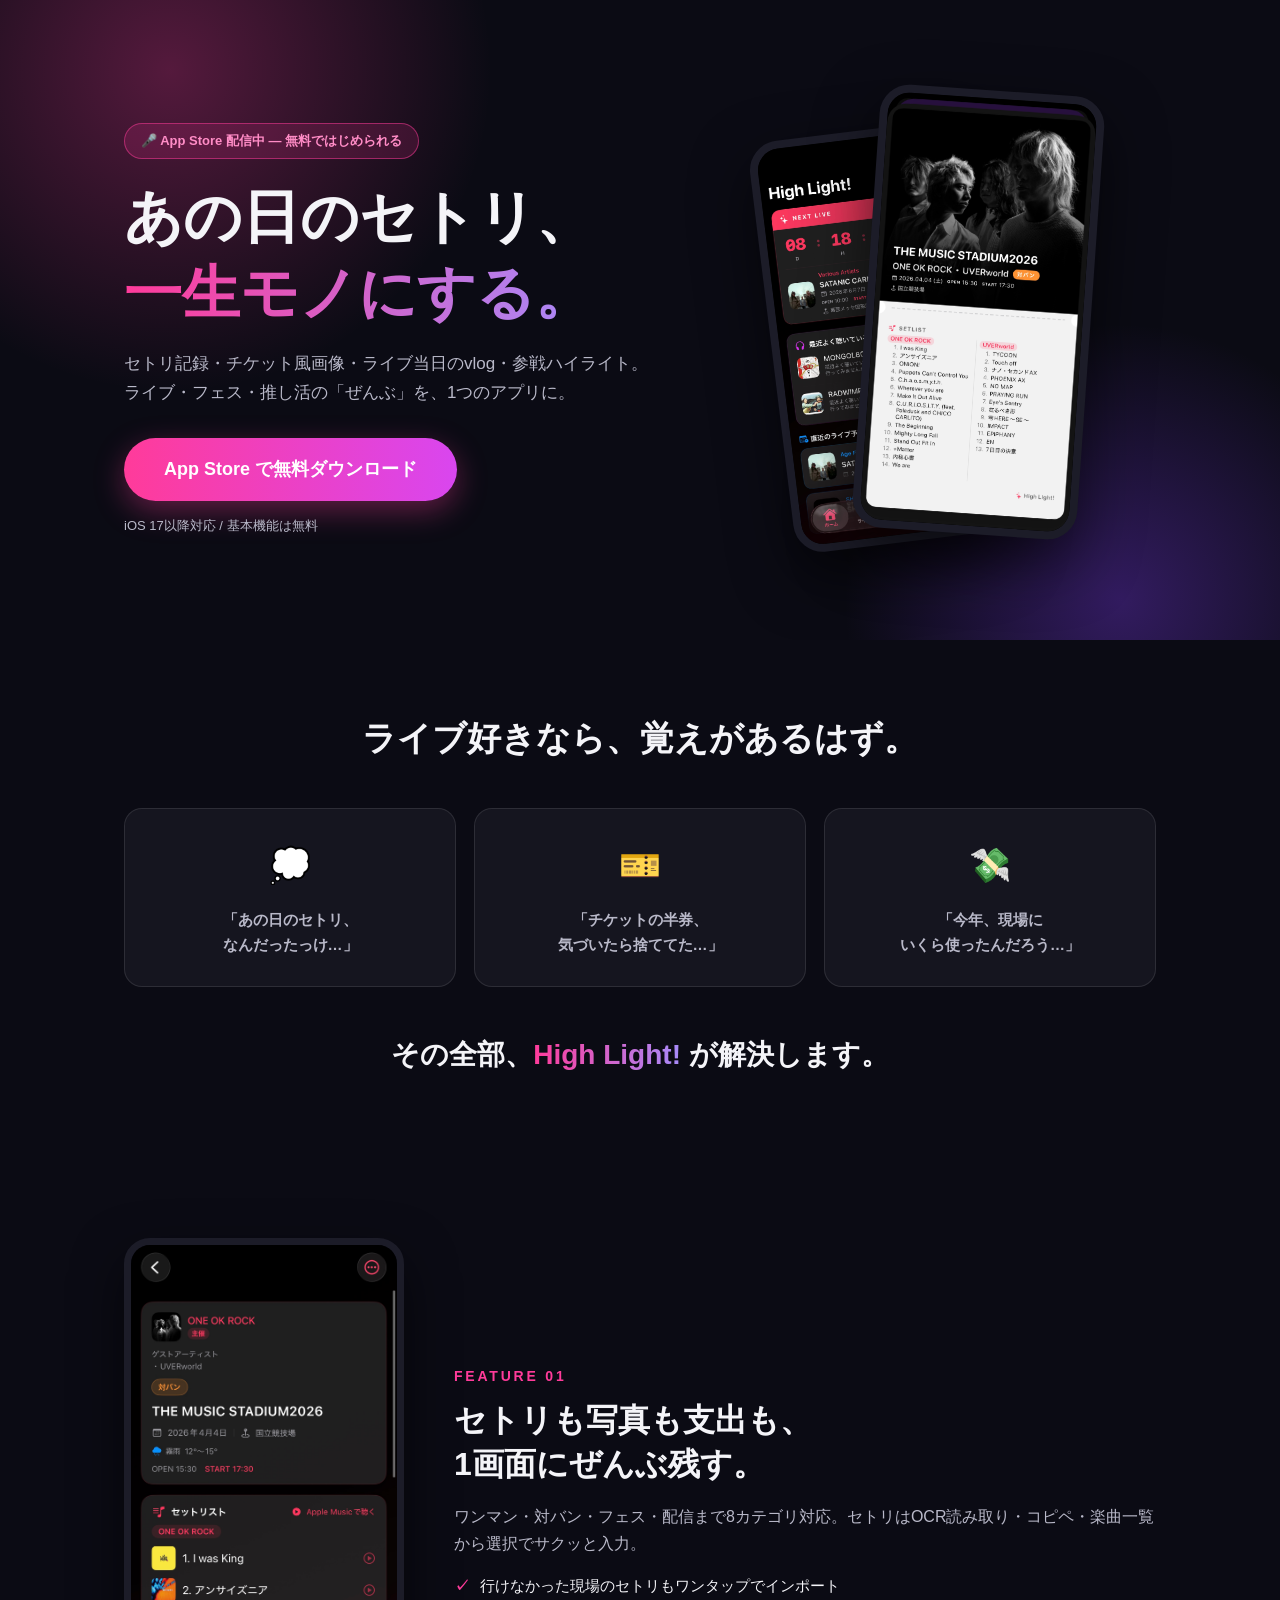
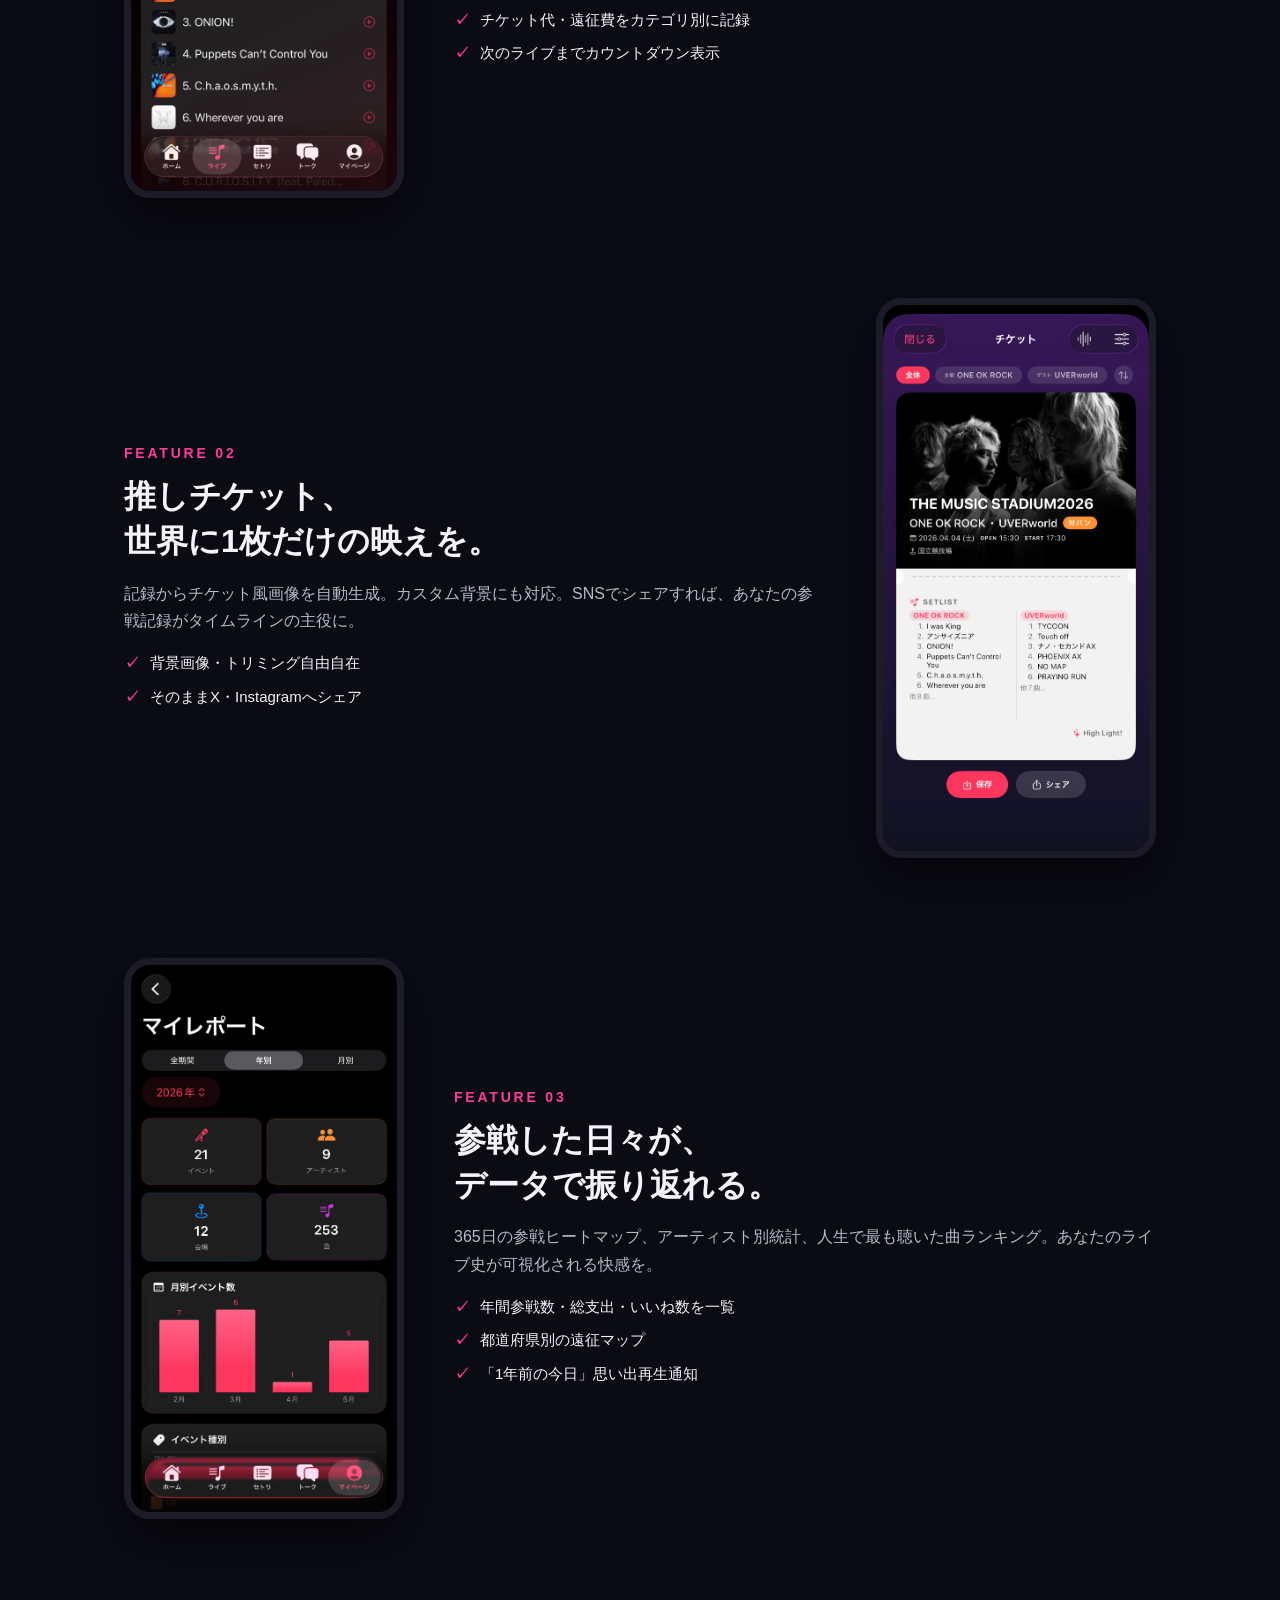
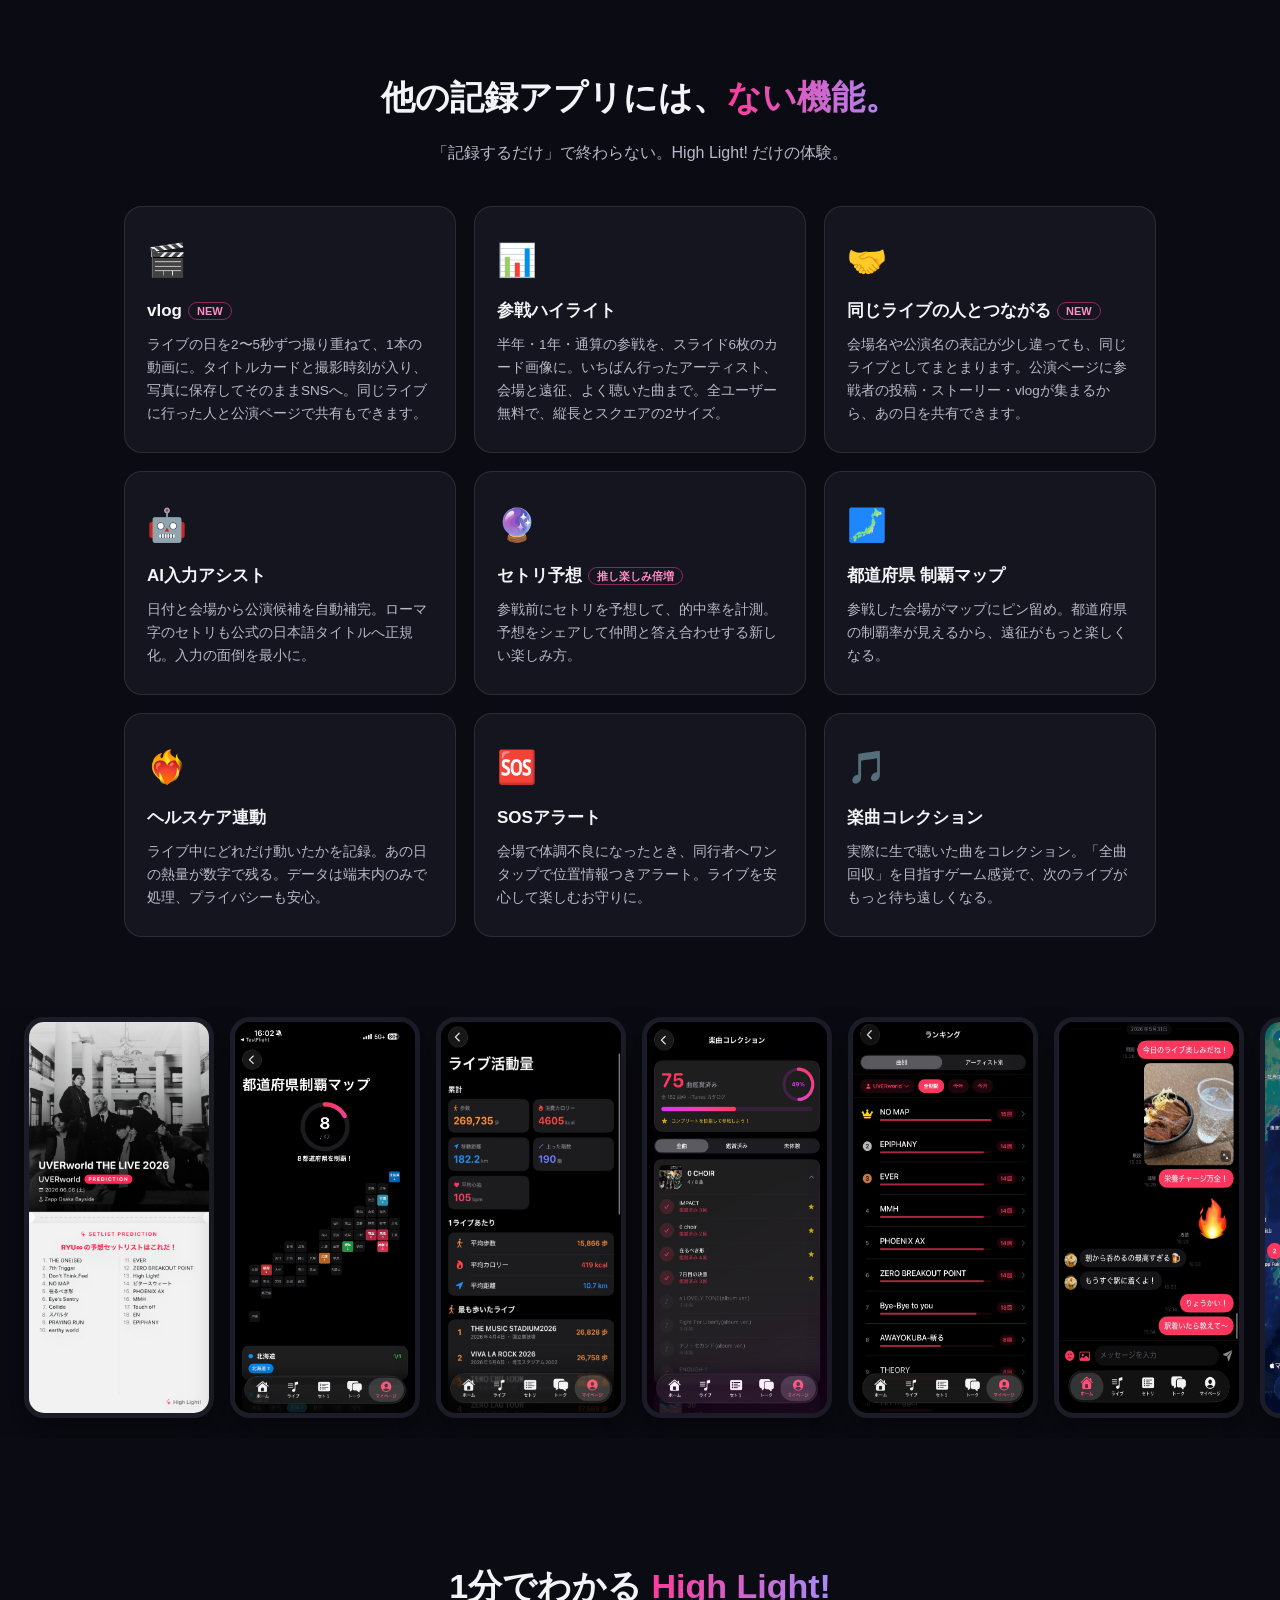
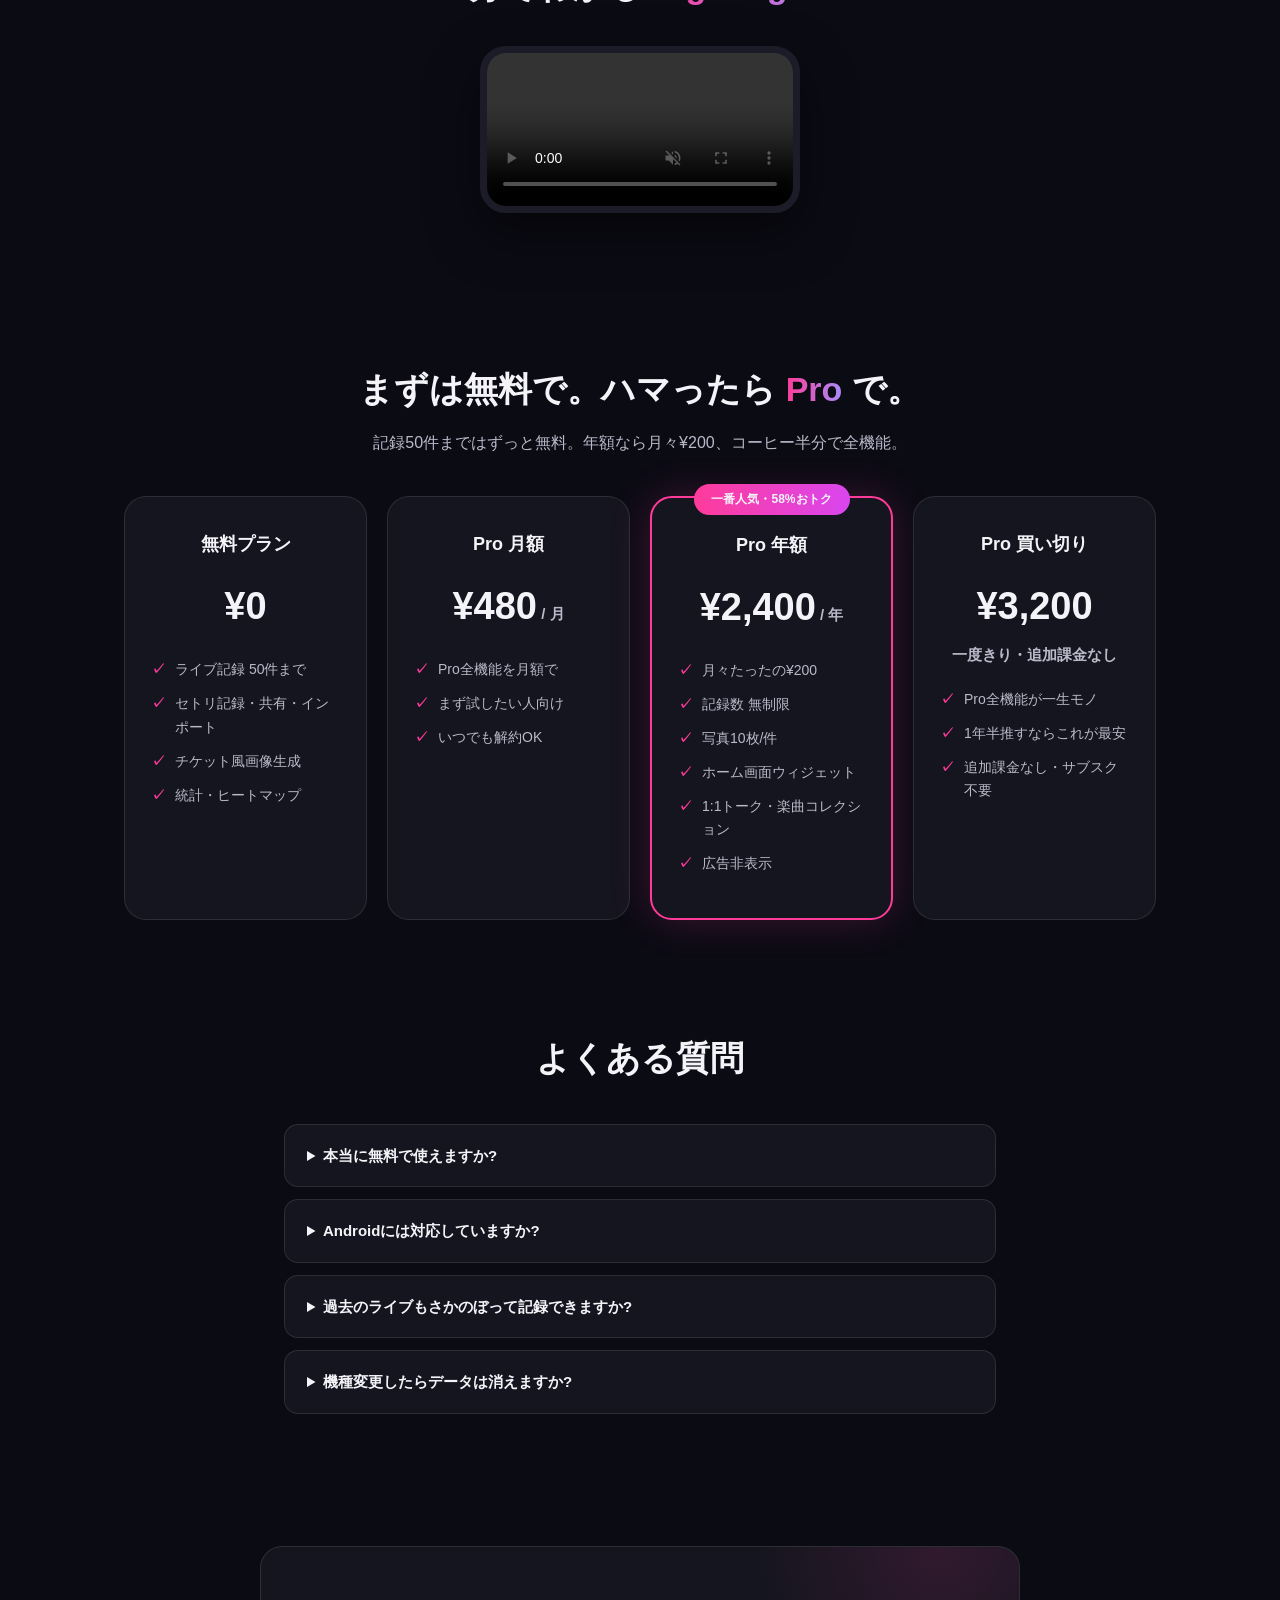
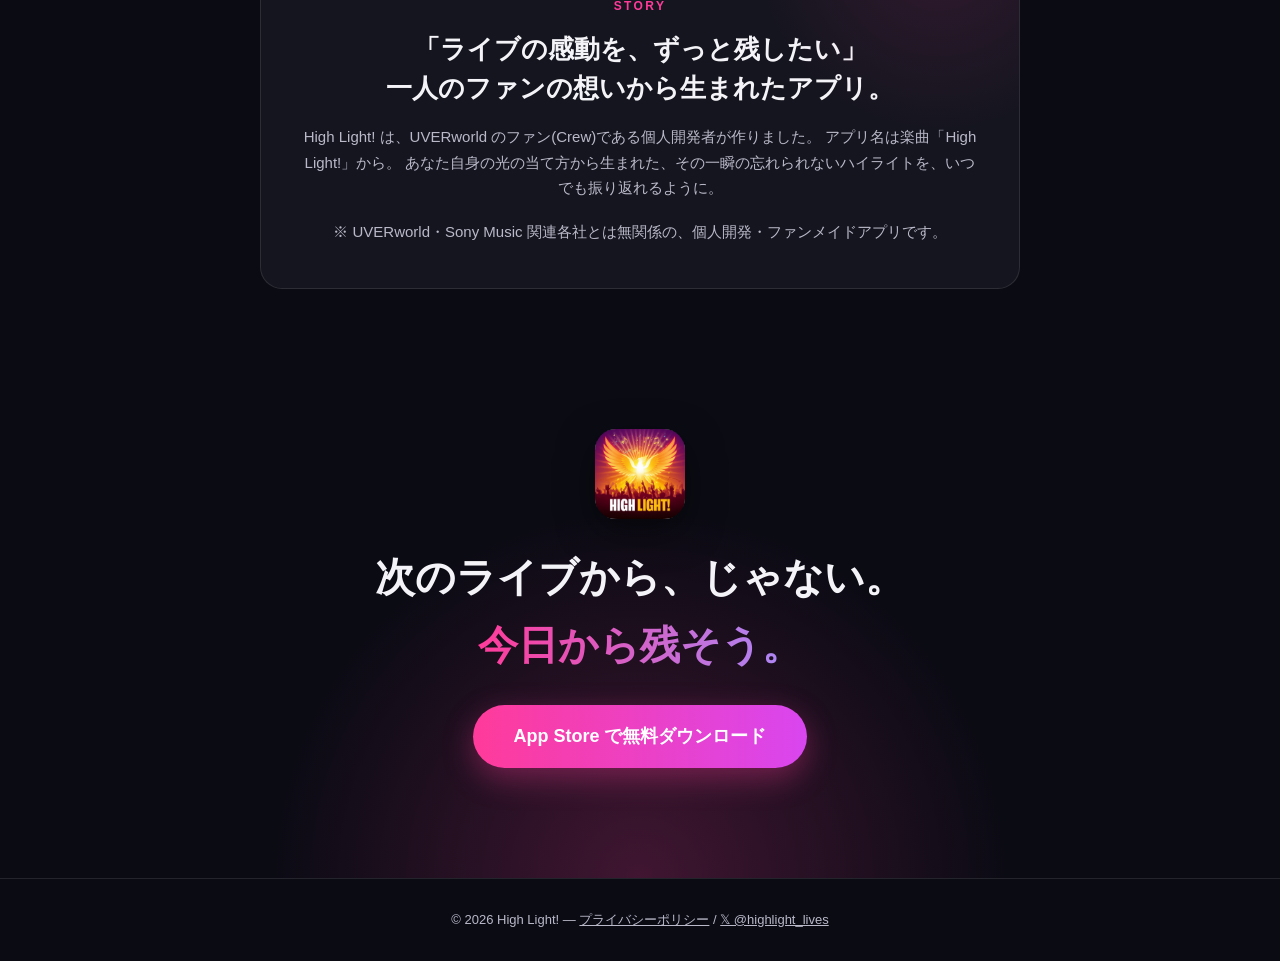
<file: index.html>
<!DOCTYPE html>
<html lang="ja">

<head>
  <meta charset="UTF-8">
  <meta name="viewport" content="width=device-width, initial-scale=1.0">
  <meta name="theme-color" content="#FF3B9A">
  <title>High Light! — あの日のセトリ、一生モノにする。| ライブ参戦記録アプリ</title>
  <meta name="description" content="セトリ記録・チケット風画像生成・参戦ヒートマップ。ライブ・フェス・推し活の記録はHigh Light!。App Storeで無料ダウンロード。">
  <meta property="og:type" content="website">
  <meta property="og:title" content="High Light! — あの日のセトリ、一生モノにする。">
  <meta property="og:description" content="セトリ記録・チケット風画像・参戦統計。ライブの記憶を、すべて残そう。無料DL。">
  <meta property="og:image" content="https://ryu-infinity.github.io/High-Light-Pages/assets/app-icon.png">
  <meta property="og:url" content="https://ryu-infinity.github.io/High-Light-Pages/">
  <meta name="twitter:card" content="summary_large_image">
  <meta name="twitter:site" content="@highlight_lives">
  <link rel="icon" type="image/png" href="assets/app-icon.png">
  <style>
    :root {
      --pink: #FF3B9A;
      --purple: #a78bfa;
      --bg: #0b0b14;
      --card: #15151f;
      --text: #f4f4f8;
      --muted: #b9b9c9;
      --border: rgba(255, 255, 255, .1);
    }

    * {
      margin: 0;
      padding: 0;
      box-sizing: border-box;
    }

    html {
      scroll-behavior: smooth;
    }

    body {
      font-family: "Hiragino Sans", "Noto Sans JP", sans-serif;
      background: var(--bg);
      color: var(--text);
      line-height: 1.7;
    }

    img {
      max-width: 100%;
      display: block;
    }

    a {
      color: inherit;
      text-decoration: none;
    }

    .container {
      max-width: 1080px;
      margin: 0 auto;
      padding: 0 24px;
    }

    .gradient-text {
      background: linear-gradient(90deg, var(--pink), var(--purple));
      -webkit-background-clip: text;
      background-clip: text;
      color: transparent;
    }

    .btn-dl {
      display: inline-flex;
      align-items: center;
      justify-content: center;
      gap: 10px;
      background: linear-gradient(90deg, #FF3B9A, #d946ef);
      color: #fff;
      padding: 16px 40px;
      border-radius: 999px;
      font-size: 18px;
      font-weight: 800;
      box-shadow: 0 10px 30px rgba(255, 59, 154, .35);
      transition: transform .15s;
    }

    .btn-dl:hover {
      transform: translateY(-2px);
    }

    /* hero */
    .hero {
      position: relative;
      overflow: hidden;
      padding: 90px 0 70px;
    }

    .hero::before {
      content: "";
      position: absolute;
      width: 700px;
      height: 700px;
      border-radius: 50%;
      background: radial-gradient(circle, rgba(255, 59, 154, .3), transparent 65%);
      top: -280px;
      left: -180px;
    }

    .hero::after {
      content: "";
      position: absolute;
      width: 600px;
      height: 600px;
      border-radius: 50%;
      background: radial-gradient(circle, rgba(124, 58, 237, .35), transparent 65%);
      bottom: -260px;
      right: -140px;
    }

    .hero-inner {
      position: relative;
      z-index: 1;
      display: flex;
      align-items: center;
      gap: 40px;
    }

    .hero-text {
      flex: 1.2;
    }

    .badge {
      display: inline-block;
      background: rgba(255, 59, 154, .15);
      border: 1px solid rgba(255, 59, 154, .5);
      color: #ff8cc6;
      font-size: 13px;
      font-weight: 700;
      padding: 6px 16px;
      border-radius: 999px;
      margin-bottom: 20px;
    }

    .hero h1 {
      font-size: clamp(34px, 5.4vw, 58px);
      font-weight: 800;
      line-height: 1.3;
    }

    .hero-lead {
      margin: 20px 0 30px;
      font-size: 17px;
      color: var(--muted);
    }

    .hero-note {
      margin-top: 14px;
      font-size: 13px;
      color: var(--muted);
    }

    .hero-visual {
      flex: 1;
      display: flex;
      justify-content: center;
    }

    .phone-stack {
      position: relative;
      width: 320px;
      height: 480px;
    }

    .phone {
      position: absolute;
      border-radius: 30px;
      border: 8px solid #1c1c28;
      overflow: hidden;
      background: #000;
      box-shadow: 0 24px 60px rgba(0, 0, 0, .6);
    }

    .phone.back {
      width: 210px;
      left: 0;
      top: 40px;
      transform: rotate(-7deg);
    }

    .phone.front {
      width: 225px;
      right: 0;
      top: 0;
      transform: rotate(4deg);
    }

    /* pain */
    .pain {
      padding: 70px 0;
      text-align: center;
    }

    .pain h2 {
      font-size: clamp(24px, 3.6vw, 34px);
      font-weight: 800;
      margin-bottom: 40px;
    }

    .pain-cards {
      display: grid;
      grid-template-columns: repeat(3, 1fr);
      gap: 18px;
    }

    .pain-card {
      background: var(--card);
      border: 1px solid var(--border);
      border-radius: 18px;
      padding: 28px 20px;
    }

    .pain-card .emoji {
      font-size: 34px;
      margin-bottom: 12px;
    }

    .pain-card p {
      font-size: 15px;
      color: var(--muted);
      font-weight: 600;
    }

    .pain-answer {
      margin-top: 44px;
      font-size: clamp(20px, 3vw, 28px);
      font-weight: 800;
    }

    /* features */
    .features {
      padding: 40px 0 30px;
    }

    .feature {
      display: flex;
      align-items: center;
      gap: 50px;
      padding: 50px 0;
    }

    .feature:nth-child(even) {
      flex-direction: row-reverse;
    }

    .feature-img {
      flex: 0 0 280px;
    }

    .feature-img img {
      border-radius: 26px;
      border: 7px solid #1c1c28;
      box-shadow: 0 20px 50px rgba(0, 0, 0, .55);
    }

    .feature-body {
      flex: 1;
    }

    .feature-num {
      font-family: Inter, sans-serif;
      font-size: 14px;
      font-weight: 800;
      color: var(--pink);
      letter-spacing: .2em;
    }

    .feature-body h3 {
      font-size: clamp(24px, 3.4vw, 32px);
      font-weight: 800;
      margin: 8px 0 16px;
      line-height: 1.4;
    }

    .feature-body p {
      color: var(--muted);
      font-size: 16px;
    }

    .feature-body ul {
      margin-top: 16px;
      list-style: none;
    }

    .feature-body li {
      font-size: 15px;
      margin-bottom: 8px;
      padding-left: 26px;
      position: relative;
    }

    .feature-body li::before {
      content: "✓";
      position: absolute;
      left: 0;
      color: var(--pink);
      font-weight: 800;
    }

    /* unique (差別化機能グリッド) */
    .unique {
      padding: 70px 0 40px;
    }

    .unique h2 {
      text-align: center;
      font-size: clamp(24px, 3.6vw, 34px);
      font-weight: 800;
      margin-bottom: 12px;
    }

    .unique .sub {
      text-align: center;
      color: var(--muted);
      margin-bottom: 40px;
    }

    .unique-grid {
      display: grid;
      grid-template-columns: repeat(3, 1fr);
      gap: 18px;
    }

    .unique-card {
      background: var(--card);
      border: 1px solid var(--border);
      border-radius: 18px;
      padding: 26px 22px;
    }

    .unique-card .emoji {
      font-size: 32px;
      margin-bottom: 10px;
    }

    .unique-card h3 {
      font-size: 17px;
      font-weight: 800;
      margin-bottom: 8px;
    }

    .unique-card h3 .new {
      font-size: 11px;
      font-weight: 800;
      color: #ff8cc6;
      border: 1px solid rgba(255, 59, 154, .5);
      border-radius: 999px;
      padding: 2px 8px;
      margin-left: 6px;
      vertical-align: middle;
    }

    .unique-card p {
      font-size: 13.5px;
      color: var(--muted);
    }

    /* gallery */
    .gallery {
      padding: 30px 0 50px;
    }

    .gallery-scroll {
      display: flex;
      gap: 16px;
      overflow-x: auto;
      padding: 10px 24px 20px;
      scroll-snap-type: x mandatory;
      -webkit-overflow-scrolling: touch;
    }

    .gallery-scroll img {
      width: 190px;
      border-radius: 20px;
      border: 5px solid #1c1c28;
      box-shadow: 0 14px 34px rgba(0, 0, 0, .5);
      scroll-snap-align: center;
      flex-shrink: 0;
    }

    /* story */
    .story {
      padding: 50px 0;
    }

    .story-card {
      max-width: 760px;
      margin: 0 auto;
      background: var(--card);
      border: 1px solid var(--border);
      border-radius: 22px;
      padding: 44px 40px;
      text-align: center;
      position: relative;
      overflow: hidden;
    }

    .story-card::before {
      content: "";
      position: absolute;
      width: 400px;
      height: 400px;
      border-radius: 50%;
      background: radial-gradient(circle, rgba(255, 59, 154, .12), transparent 65%);
      top: -200px;
      right: -120px;
    }

    .story-badge {
      display: inline-block;
      font-family: Inter, sans-serif;
      font-size: 12px;
      font-weight: 800;
      letter-spacing: .2em;
      color: var(--pink);
      margin-bottom: 14px;
    }

    .story-card h2 {
      font-size: clamp(20px, 3vw, 26px);
      font-weight: 800;
      line-height: 1.5;
      margin-bottom: 16px;
    }

    .story-card p {
      font-size: 15px;
      color: var(--muted);
    }

    .story-note {
      margin-top: 18px;
      font-size: 12px;
      color: #7c7c8f;
    }

    /* video */
    .video {
      padding: 70px 0;
      text-align: center;
    }

    .video h2 {
      font-size: clamp(24px, 3.6vw, 34px);
      font-weight: 800;
      margin-bottom: 30px;
    }

    .video video {
      max-width: 320px;
      width: 100%;
      margin: 0 auto;
      border-radius: 26px;
      border: 7px solid #1c1c28;
      box-shadow: 0 20px 50px rgba(0, 0, 0, .55);
    }

    /* pricing */
    .pricing {
      padding: 70px 0;
    }

    .pricing h2 {
      text-align: center;
      font-size: clamp(24px, 3.6vw, 34px);
      font-weight: 800;
      margin-bottom: 10px;
    }

    .pricing .sub {
      text-align: center;
      color: var(--muted);
      margin-bottom: 40px;
    }

    .plans {
      display: grid;
      grid-template-columns: repeat(4, 1fr);
      gap: 20px;
      margin: 0 auto;
    }

    @media (max-width: 1020px) {
      .plans {
        grid-template-columns: 1fr 1fr;
        max-width: 700px;
      }
    }

    .plan {
      background: var(--card);
      border: 1px solid var(--border);
      border-radius: 22px;
      padding: 32px 26px;
      text-align: center;
      position: relative;
    }

    .plan.hot {
      border: 2px solid var(--pink);
      box-shadow: 0 0 40px rgba(255, 59, 154, .2);
    }

    .plan .tag {
      position: absolute;
      top: -14px;
      left: 50%;
      transform: translateX(-50%);
      background: linear-gradient(90deg, #FF3B9A, #d946ef);
      font-size: 12px;
      font-weight: 800;
      padding: 5px 18px;
      border-radius: 999px;
      white-space: nowrap;
    }

    .plan h3 {
      font-size: 18px;
      font-weight: 800;
    }

    .plan .price {
      font-size: 38px;
      font-weight: 800;
      margin: 14px 0 4px;
      font-family: Inter, sans-serif;
    }

    .plan .price small {
      font-size: 15px;
      font-weight: 600;
      color: var(--muted);
      white-space: nowrap;
    }

    .plan .price small.block {
      display: block;
      margin-top: 4px;
    }

    .plan ul {
      list-style: none;
      margin-top: 20px;
      text-align: left;
    }

    .plan li {
      font-size: 14px;
      color: var(--muted);
      margin-bottom: 10px;
      padding-left: 24px;
      position: relative;
    }

    .plan li::before {
      content: "✓";
      position: absolute;
      left: 0;
      color: var(--pink);
      font-weight: 800;
    }

    /* faq */
    .faq {
      padding: 40px 0 70px;
      max-width: 760px;
      margin: 0 auto;
    }

    .faq h2 {
      text-align: center;
      font-size: clamp(24px, 3.6vw, 34px);
      font-weight: 800;
      margin-bottom: 36px;
    }

    details {
      background: var(--card);
      border: 1px solid var(--border);
      border-radius: 14px;
      margin-bottom: 12px;
      padding: 18px 22px;
    }

    summary {
      font-weight: 700;
      cursor: pointer;
      font-size: 15px;
    }

    details p {
      margin-top: 12px;
      font-size: 14px;
      color: var(--muted);
    }

    /* final cta */
    .final {
      padding: 90px 0 110px;
      text-align: center;
      position: relative;
      overflow: hidden;
    }

    .final::before {
      content: "";
      position: absolute;
      width: 800px;
      height: 800px;
      border-radius: 50%;
      background: radial-gradient(circle, rgba(255, 59, 154, .22), transparent 65%);
      bottom: -400px;
      left: 50%;
      transform: translateX(-50%);
    }

    .final img {
      width: 90px;
      height: 90px;
      border-radius: 21px;
      margin: 0 auto 24px;
      box-shadow: 0 12px 36px rgba(0, 0, 0, .5);
    }

    .final h2 {
      font-size: clamp(26px, 4vw, 40px);
      font-weight: 800;
      margin-bottom: 26px;
      position: relative;
    }

    .final .btn-dl {
      position: relative;
    }

    footer {
      border-top: 1px solid var(--border);
      padding: 30px 0;
      text-align: center;
      font-size: 13px;
      color: var(--muted);
    }

    footer a {
      text-decoration: underline;
    }

    /* sticky mobile CTA */
    .sticky-cta {
      position: fixed;
      bottom: 0;
      left: 0;
      right: 0;
      z-index: 50;
      background: rgba(11, 11, 20, .9);
      backdrop-filter: blur(12px);
      border-top: 1px solid var(--border);
      padding: 12px 20px calc(12px + env(safe-area-inset-bottom));
      display: none;
    }

    .sticky-cta .btn-dl {
      width: 100%;
      padding: 14px;
      font-size: 16px;
    }

    @media (max-width: 800px) {
      .hero {
        padding: 60px 0 50px;
      }

      .hero-lead br {
        display: none;
      }

      .hero-inner {
        flex-direction: column;
        text-align: center;
      }

      .phone-stack {
        transform: scale(.9);
      }

      .pain-cards {
        grid-template-columns: 1fr;
      }

      .feature,
      .feature:nth-child(even) {
        flex-direction: column;
        gap: 30px;
        text-align: center;
      }

      .feature-body li {
        text-align: left;
      }

      .feature-img {
        flex: none;
        width: 240px;
      }

      .plans {
        grid-template-columns: 1fr;
        max-width: 420px;
      }

      .unique-grid {
        grid-template-columns: 1fr 1fr;
      }

      .story-card {
        padding: 34px 24px;
      }
    }

    @media (max-width: 520px) {
      .unique-grid {
        grid-template-columns: 1fr;
      }

      .sticky-cta {
        display: block;
      }

      body {
        padding-bottom: 80px;
      }
    }
  </style>
</head>

<body>

  <!-- ヒーロー -->
  <section class="hero">
    <div class="container hero-inner">
      <div class="hero-text">
        <span class="badge">🎤 App Store 配信中 — 無料ではじめられる</span>
        <h1>あの日のセトリ、<br><span class="gradient-text">一生モノにする。</span></h1>
        <p class="hero-lead">
          セトリ記録・チケット風画像・ライブ当日のvlog・参戦ハイライト。<br>
          ライブ・フェス・推し活の「ぜんぶ」を、1つのアプリに。
        </p>
        <a class="btn-dl" href="https://apps.apple.com/jp/app/high-light/id6764745563" target="_blank" rel="noopener">
          App Store で無料ダウンロード</a>
        <p class="hero-note">iOS 17以降対応 / 基本機能は無料</p>
      </div>
      <div class="hero-visual">
        <div class="phone-stack">
          <div class="phone back"><img src="assets/screenshots/home.jpeg" alt="ホーム画面 次のライブまでカウントダウン"></div>
          <div class="phone front"><img src="assets/screenshots/setlist_card.jpeg" alt="セットリスト表示画面"></div>
        </div>
      </div>
    </div>
  </section>

  <!-- 共感(ペイン) -->
  <section class="pain">
    <div class="container">
      <h2>ライブ好きなら、覚えがあるはず。</h2>
      <div class="pain-cards">
        <div class="pain-card">
          <div class="emoji">💭</div>
          <p>「あの日のセトリ、<br>なんだったっけ…」</p>
        </div>
        <div class="pain-card">
          <div class="emoji">🎫</div>
          <p>「チケットの半券、<br>気づいたら捨ててた…」</p>
        </div>
        <div class="pain-card">
          <div class="emoji">💸</div>
          <p>「今年、現場に<br>いくら使ったんだろう…」</p>
        </div>
      </div>
      <p class="pain-answer">その全部、<span class="gradient-text">High Light!</span> が解決します。</p>
    </div>
  </section>

  <!-- 機能 -->
  <section class="features">
    <div class="container">

      <div class="feature">
        <div class="feature-img"><img src="assets/screenshots/live_detail.jpeg" alt="ライブ記録詳細画面"></div>
        <div class="feature-body">
          <span class="feature-num">FEATURE 01</span>
          <h3>セトリも写真も支出も、<br>1画面にぜんぶ残す。</h3>
          <p>ワンマン・対バン・フェス・配信まで8カテゴリ対応。セトリはOCR読み取り・コピペ・楽曲一覧から選択でサクッと入力。</p>
          <ul>
            <li>行けなかった現場のセトリもワンタップでインポート</li>
            <li>チケット代・遠征費をカテゴリ別に記録</li>
            <li>次のライブまでカウントダウン表示</li>
          </ul>
        </div>
      </div>

      <div class="feature">
        <div class="feature-img"><img src="assets/screenshots/make_setlist_card.jpeg" alt="チケット風画像生成画面"></div>
        <div class="feature-body">
          <span class="feature-num">FEATURE 02</span>
          <h3>推しチケット、<br>世界に1枚だけの映えを。</h3>
          <p>記録からチケット風画像を自動生成。カスタム背景にも対応。SNSでシェアすれば、あなたの参戦記録がタイムラインの主役に。</p>
          <ul>
            <li>背景画像・トリミング自由自在</li>
            <li>そのままX・Instagramへシェア</li>
          </ul>
        </div>
      </div>

      <div class="feature">
        <div class="feature-img"><img src="assets/screenshots/myreport.jpeg" alt="マイレポート統計画面"></div>
        <div class="feature-body">
          <span class="feature-num">FEATURE 03</span>
          <h3>参戦した日々が、<br>データで振り返れる。</h3>
          <p>365日の参戦ヒートマップ、アーティスト別統計、人生で最も聴いた曲ランキング。あなたのライブ史が可視化される快感を。</p>
          <ul>
            <li>年間参戦数・総支出・いいね数を一覧</li>
            <li>都道府県別の遠征マップ</li>
            <li>「1年前の今日」思い出再生通知</li>
          </ul>
        </div>
      </div>

    </div>
  </section>

  <!-- 差別化機能 -->
  <section class="unique">
    <div class="container">
      <h2>他の記録アプリには、<span class="gradient-text">ない機能。</span></h2>
      <p class="sub">「記録するだけ」で終わらない。High Light! だけの体験。</p>
      <div class="unique-grid">
        <div class="unique-card">
          <div class="emoji">🎬</div>
          <h3>vlog<span class="new">NEW</span></h3>
          <p>ライブの日を2〜5秒ずつ撮り重ねて、1本の動画に。タイトルカードと撮影時刻が入り、写真に保存してそのままSNSへ。同じライブに行った人と公演ページで共有もできます。</p>
        </div>

        <div class="unique-card">
          <div class="emoji">📊</div>
          <h3>参戦ハイライト</h3>
          <p>半年・1年・通算の参戦を、スライド6枚のカード画像に。いちばん行ったアーティスト、会場と遠征、よく聴いた曲まで。全ユーザー無料で、縦長とスクエアの2サイズ。</p>
        </div>

        <div class="unique-card">
          <div class="emoji">🤝</div>
          <h3>同じライブの人とつながる<span class="new">NEW</span></h3>
          <p>会場名や公演名の表記が少し違っても、同じライブとしてまとまります。公演ページに参戦者の投稿・ストーリー・vlogが集まるから、あの日を共有できます。</p>
        </div>

        <div class="unique-card">
          <div class="emoji">🤖</div>
          <h3>AI入力アシスト</h3>
          <p>日付と会場から公演候補を自動補完。ローマ字のセトリも公式の日本語タイトルへ正規化。入力の面倒を最小に。</p>
        </div>
        <div class="unique-card">
          <div class="emoji">🔮</div>
          <h3>セトリ予想<span class="new">推し楽しみ倍増</span></h3>
          <p>参戦前にセトリを予想して、的中率を計測。予想をシェアして仲間と答え合わせする新しい楽しみ方。</p>
        </div>
        <div class="unique-card">
          <div class="emoji">🗾</div>
          <h3>都道府県 制覇マップ</h3>
          <p>参戦した会場がマップにピン留め。都道府県の制覇率が見えるから、遠征がもっと楽しくなる。</p>
        </div>
        <div class="unique-card">
          <div class="emoji">❤️‍🔥</div>
          <h3>ヘルスケア連動</h3>
          <p>ライブ中にどれだけ動いたかを記録。あの日の熱量が数字で残る。データは端末内のみで処理、プライバシーも安心。</p>
        </div>
        <div class="unique-card">
          <div class="emoji">🆘</div>
          <h3>SOSアラート</h3>
          <p>会場で体調不良になったとき、同行者へワンタップで位置情報つきアラート。ライブを安心して楽しむお守りに。</p>
        </div>
        <div class="unique-card">
          <div class="emoji">🎵</div>
          <h3>楽曲コレクション</h3>
          <p>実際に生で聴いた曲をコレクション。「全曲回収」を目指すゲーム感覚で、次のライブがもっと待ち遠しくなる。</p>
        </div>
      </div>
    </div>
  </section>

  <!-- スクショギャラリー -->
  <section class="gallery">
    <div class="gallery-scroll">
      <img src="assets/screenshots/prediction.jpeg" alt="セトリ予想画面" loading="lazy">
      <img src="assets/screenshots/prefacture_map.jpeg" alt="都道府県制覇マップ" loading="lazy">
      <img src="assets/screenshots/health_detail.jpeg" alt="ヘルスケア連動画面" loading="lazy">
      <img src="assets/screenshots/song_collection.jpeg" alt="楽曲コレクション画面" loading="lazy">
      <img src="assets/screenshots/ranking.jpeg" alt="曲別ランキング画面" loading="lazy">
      <img src="assets/screenshots/talk.jpeg" alt="トーク画面" loading="lazy">
      <img src="assets/screenshots/venue_map.jpeg" alt="会場マップ画面" loading="lazy">
      <img src="assets/screenshots/view_artist_detail.jpeg" alt="アーティスト統計画面" loading="lazy">
    </div>
  </section>

  <!-- 動画 -->
  <section class="video">
    <div class="container">
      <h2>1分でわかる <span class="gradient-text">High Light!</span></h2>
      <video src="assets/videos/demo-full.mp4" controls muted playsinline preload="metadata"></video>
    </div>
  </section>

  <!-- 料金 -->
  <section class="pricing">
    <div class="container">
      <h2>まずは無料で。ハマったら <span class="gradient-text">Pro</span> で。</h2>
      <p class="sub">記録50件まではずっと無料。年額なら月々¥200、コーヒー半分で全機能。</p>
      <div class="plans">
        <div class="plan">
          <h3>無料プラン</h3>
          <div class="price">¥0</div>
          <ul>
            <li>ライブ記録 50件まで</li>
            <li>セトリ記録・共有・インポート</li>
            <li>チケット風画像生成</li>
            <li>統計・ヒートマップ</li>
          </ul>
        </div>
        <div class="plan">
          <h3>Pro 月額</h3>
          <div class="price">¥480<small> / 月</small></div>
          <ul>
            <li>Pro全機能を月額で</li>
            <li>まず試したい人向け</li>
            <li>いつでも解約OK</li>
          </ul>
        </div>
        <div class="plan hot">
          <span class="tag">一番人気・58%おトク</span>
          <h3>Pro 年額</h3>
          <div class="price">¥2,400<small> / 年</small></div>
          <ul>
            <li>月々たったの¥200</li>
            <li>記録数 無制限</li>
            <li>写真10枚/件</li>
            <li>ホーム画面ウィジェット</li>
            <li>1:1トーク・楽曲コレクション</li>
            <li>広告非表示</li>
          </ul>
        </div>
        <div class="plan">
          <h3>Pro 買い切り</h3>
          <div class="price">¥3,200<small class="block">一度きり・追加課金なし</small></div>
          <ul>
            <li>Pro全機能が一生モノ</li>
            <li>1年半推すならこれが最安</li>
            <li>追加課金なし・サブスク不要</li>
          </ul>
        </div>
      </div>
    </div>
  </section>

  <!-- FAQ -->
  <section class="faq">
    <div class="container">
      <h2>よくある質問</h2>
      <details>
        <summary>本当に無料で使えますか?</summary>
        <p>はい。ライブ記録50件・セトリ共有・チケット風画像・統計など、主要機能は無料でご利用いただけます。</p>
      </details>
      <details>
        <summary>Androidには対応していますか?</summary>
        <p>現在はiOS版のみ配信中です。Android版は開発中です。続報は公式X(@highlight_lives)でお知らせします。</p>
      </details>
      <details>
        <summary>過去のライブもさかのぼって記録できますか?</summary>
        <p>できます。日付を自由に設定でき、他のユーザーが公開したセトリをインポートすれば入力もかんたんです。</p>
      </details>
      <details>
        <summary>機種変更したらデータは消えますか?</summary>
        <p>アカウントにデータが紐づいているため、新しい端末でログインすればそのまま引き継げます。</p>
      </details>
    </div>
  </section>

  <!-- STORY -->
  <section class="story">
    <div class="container">
      <div class="story-card">
        <span class="story-badge">STORY</span>
        <h2>「ライブの感動を、ずっと残したい」<br>一人のファンの想いから生まれたアプリ。</h2>
        <p>
          High Light! は、UVERworld のファン(Crew)である個人開発者が作りました。
          アプリ名は楽曲「High Light!」から。
          あなた自身の光の当て方から生まれた、その一瞬の忘れられないハイライトを、いつでも振り返れるように。
        </p>
        <p class="story-note">※ UVERworld・Sony Music 関連各社とは無関係の、個人開発・ファンメイドアプリです。</p>
      </div>
    </div>
  </section>

  <!-- 最終CTA -->
  <section class="final">
    <div class="container">
      <img src="assets/app-icon.png" alt="High Light! アプリアイコン">
      <h2>次のライブから、じゃない。<br><span class="gradient-text">今日から残そう。</span></h2>
      <a class="btn-dl" href="https://apps.apple.com/jp/app/high-light/id6764745563" target="_blank" rel="noopener"> App
        Store で無料ダウンロード</a>
    </div>
  </section>

  <footer>
    <div class="container">
      <p>© 2026 High Light! — <a href="privacy.html">プライバシーポリシー</a> / <a
          href="https://x.com/highlight_lives" target="_blank" rel="noopener">𝕏 @highlight_lives</a></p>
    </div>
  </footer>

  <div class="sticky-cta">
    <a class="btn-dl" href="https://apps.apple.com/jp/app/high-light/id6764745563" target="_blank" rel="noopener">
      無料でダウンロード</a>
  </div>

</body>

</html>
</file>
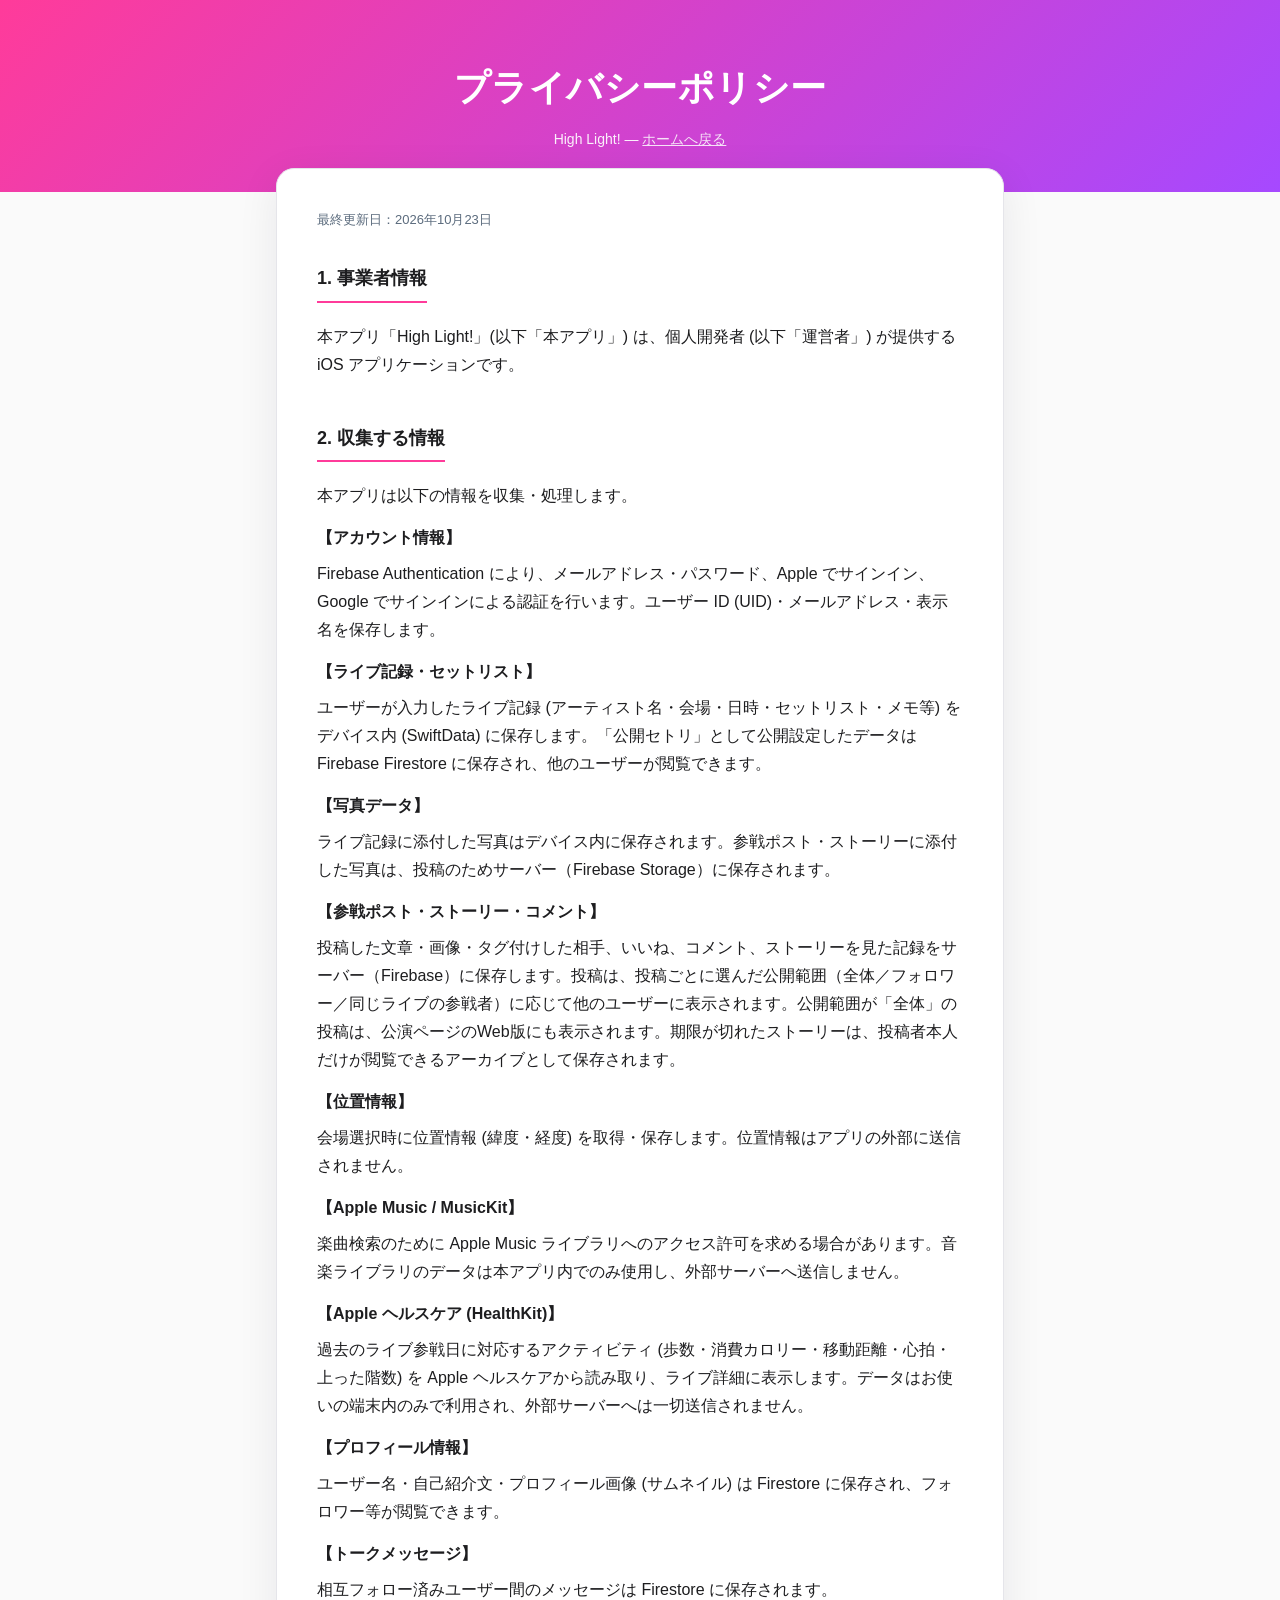
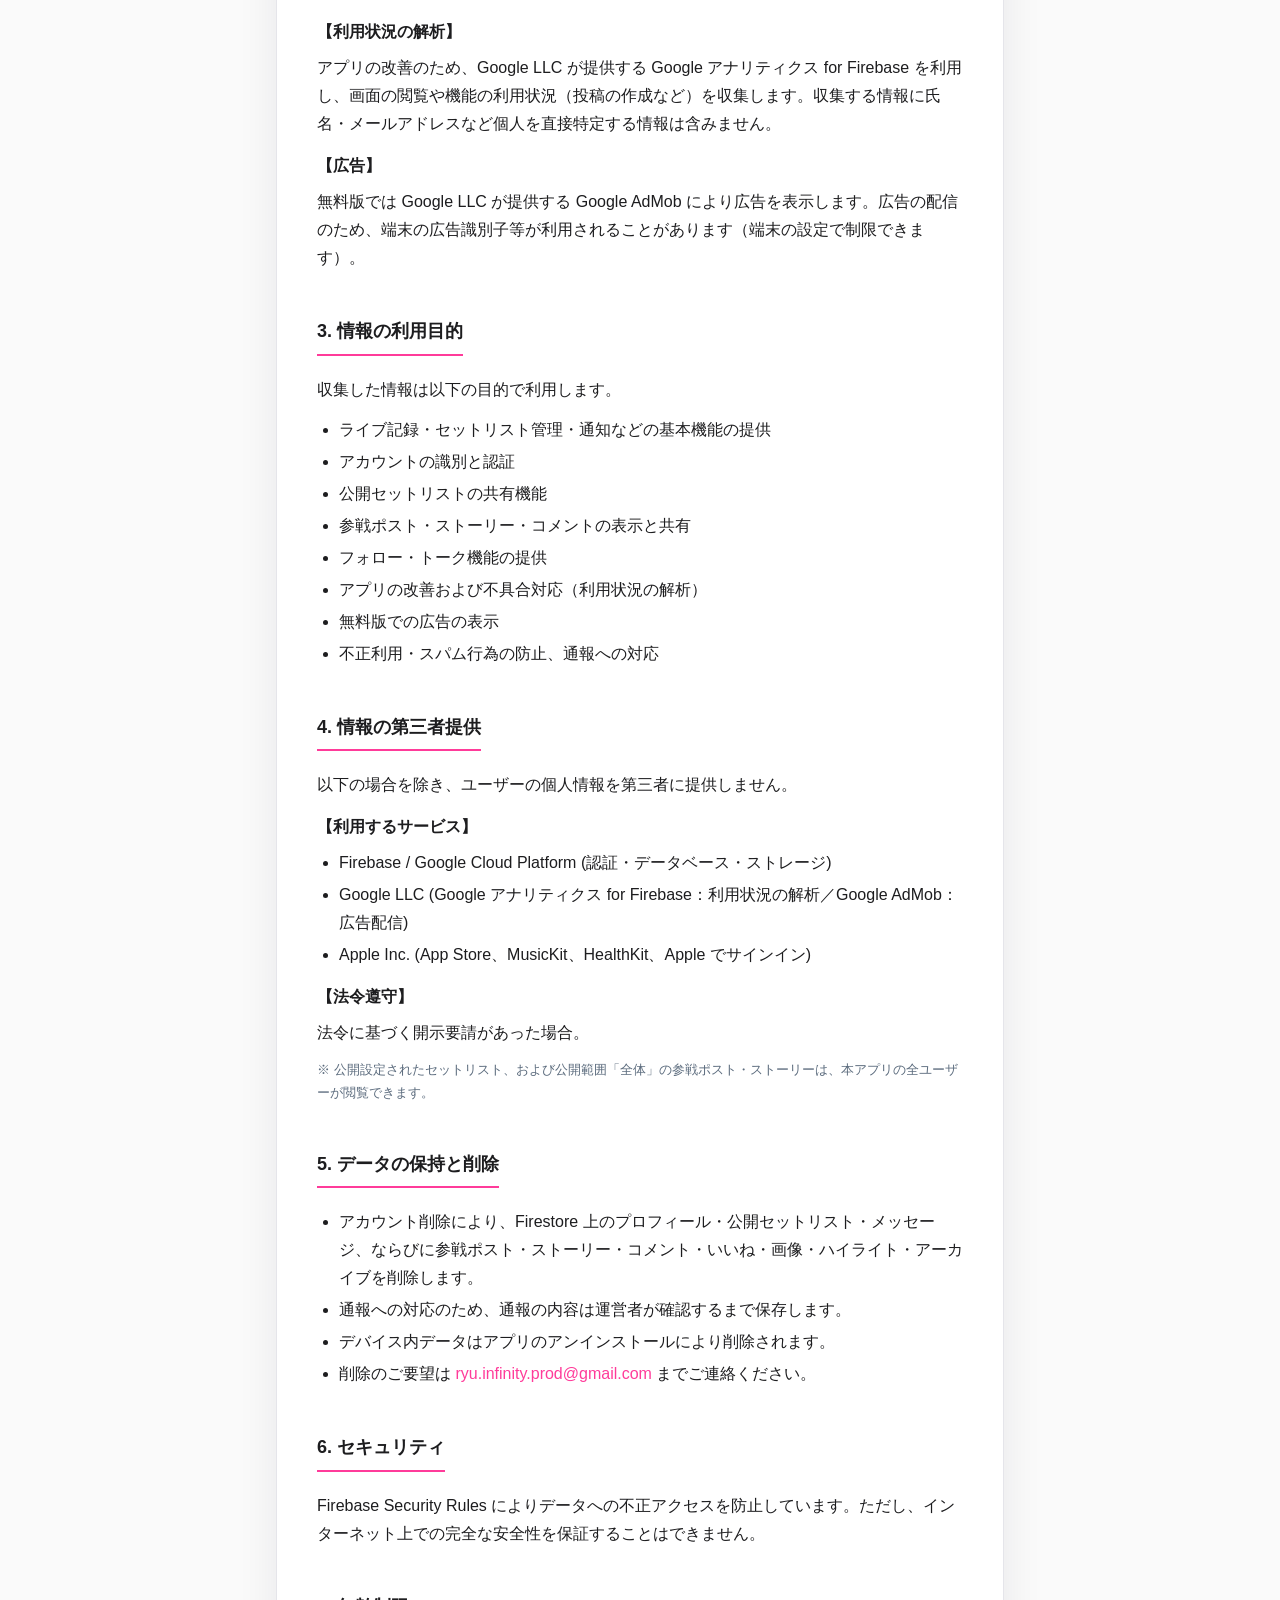
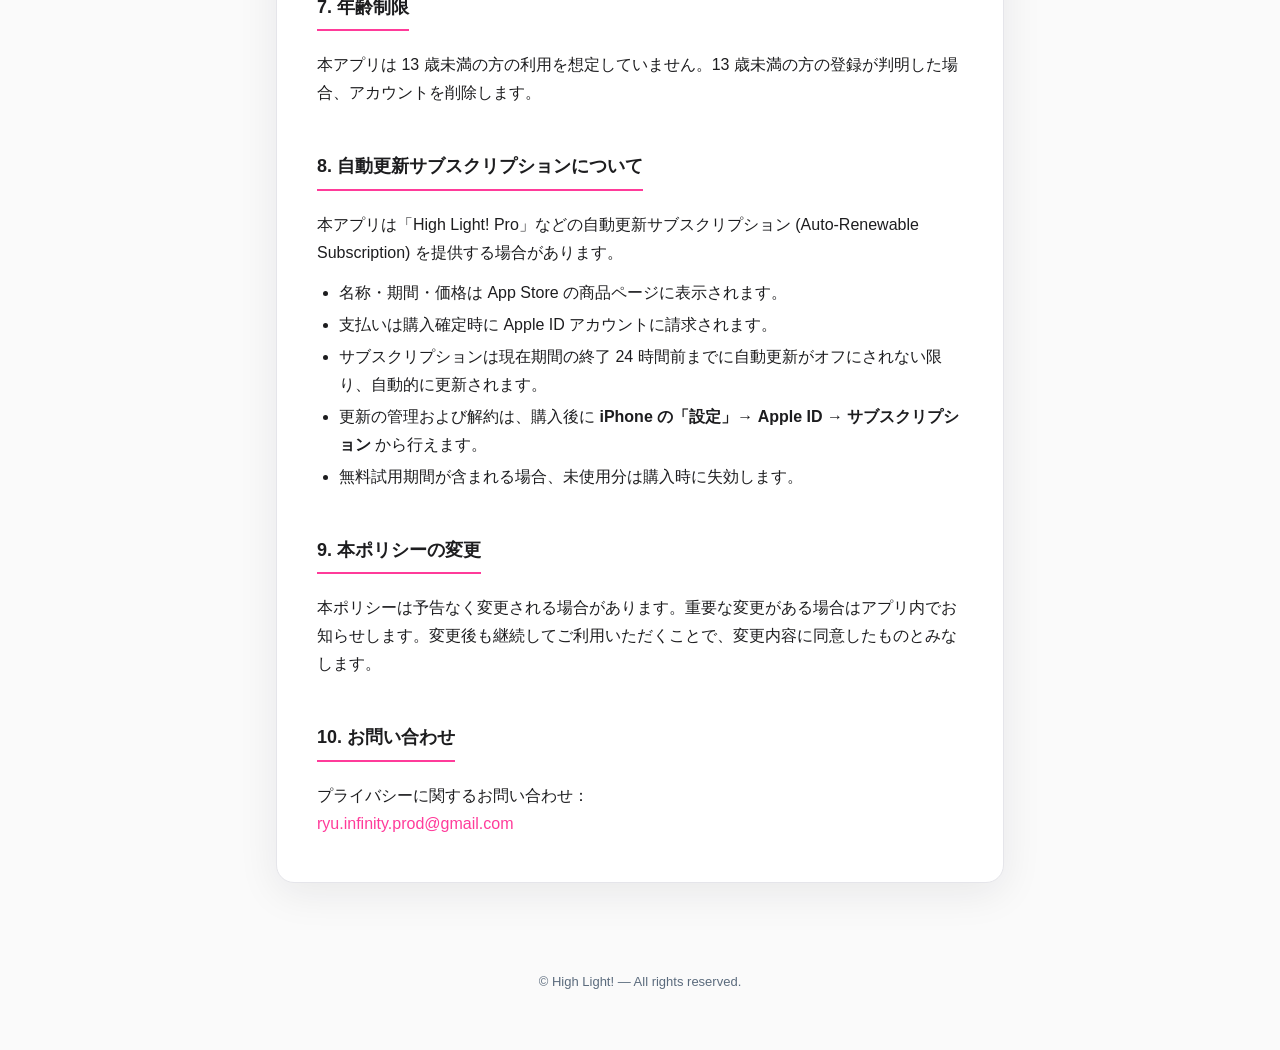
<file: privacy.html>
<!DOCTYPE html>
<html lang="ja">
<head>
  <meta charset="UTF-8" />
  <meta name="viewport" content="width=device-width, initial-scale=1.0" />
  <title>プライバシーポリシー — High Light!</title>
  <meta name="description" content="High Light! のプライバシーポリシー。Firebase・MusicKit などを通じて収集する情報の取り扱いについて説明します。" />
  <meta name="robots" content="index, follow" />
  <link rel="canonical" href="https://ryu-infinity.github.io/High-Light-Pages/privacy.html" />
  <style>
    :root {
      --bg: #fafafa;
      --card: #ffffff;
      --text: #1d1d1f;
      --muted: #5b6b7d;
      --accent: #ff3b9a;
      --border: #e5e5ea;
    }
    * { box-sizing: border-box; }
    html, body { margin: 0; padding: 0; }
    body {
      background: var(--bg);
      color: var(--text);
      font-family: -apple-system, BlinkMacSystemFont, "Hiragino Sans", "Noto Sans JP", "Segoe UI", sans-serif;
      line-height: 1.75;
      -webkit-font-smoothing: antialiased;
      -webkit-text-size-adjust: 100%;
    }
    header {
      background: linear-gradient(135deg, #ff3b9a 0%, #a649ff 100%);
      color: #fff;
      padding: 56px 24px 40px;
      text-align: center;
    }
    header h1 { margin: 0 0 8px; font-size: clamp(28px, 5vw, 36px); font-weight: 800; letter-spacing: 0.5px; }
    header p { margin: 0; opacity: 0.92; font-size: 14px; }
    header a { color: #fff; text-decoration: underline; opacity: 0.92; }
    main {
      max-width: 760px;
      margin: -24px auto 64px;
      padding: 0 16px;
    }
    .card {
      background: var(--card);
      border-radius: 18px;
      padding: 32px clamp(20px, 4vw, 40px);
      box-shadow: 0 10px 40px rgba(20, 20, 40, 0.08);
      border: 1px solid var(--border);
    }
    .updated {
      font-size: 13px;
      color: var(--muted);
      margin-bottom: 28px;
    }
    h2 {
      font-size: 18px;
      font-weight: 700;
      margin: 32px 0 12px;
      padding-bottom: 6px;
      border-bottom: 2px solid var(--accent);
      display: inline-block;
    }
    h2:first-of-type { margin-top: 4px; }
    p { margin: 8px 0 12px; }
    ul { padding-left: 22px; margin: 8px 0 12px; }
    li { margin: 4px 0; }
    .subheading { font-weight: 700; margin: 14px 0 4px; color: var(--text); }
    .note { font-size: 13px; color: var(--muted); }
    a { color: var(--accent); text-decoration: none; }
    a:hover { text-decoration: underline; }
    footer {
      text-align: center;
      padding: 24px 16px 56px;
      color: var(--muted);
      font-size: 13px;
    }
  </style>
</head>
<body>
  <header>
    <h1>プライバシーポリシー</h1>
    <p>High Light! — <a href="https://ryu-infinity.github.io/High-Light-Pages/">ホームへ戻る</a></p>
  </header>

  <main>
    <article class="card">
      <p class="updated">最終更新日：2026年10月23日</p>

      <h2>1. 事業者情報</h2>
      <p>本アプリ「High Light!」(以下「本アプリ」) は、個人開発者 (以下「運営者」) が提供する iOS アプリケーションです。</p>

      <h2>2. 収集する情報</h2>
      <p>本アプリは以下の情報を収集・処理します。</p>

      <div class="subheading">【アカウント情報】</div>
      <p>Firebase Authentication により、メールアドレス・パスワード、Apple でサインイン、Google でサインインによる認証を行います。ユーザー ID (UID)・メールアドレス・表示名を保存します。</p>

      <div class="subheading">【ライブ記録・セットリスト】</div>
      <p>ユーザーが入力したライブ記録 (アーティスト名・会場・日時・セットリスト・メモ等) をデバイス内 (SwiftData) に保存します。「公開セトリ」として公開設定したデータは Firebase Firestore に保存され、他のユーザーが閲覧できます。</p>

      <div class="subheading">【写真データ】</div>
      <p>ライブ記録に添付した写真はデバイス内に保存されます。参戦ポスト・ストーリーに添付した写真は、投稿のためサーバー（Firebase Storage）に保存されます。</p>

      <div class="subheading">【参戦ポスト・ストーリー・コメント】</div>
      <p>投稿した文章・画像・タグ付けした相手、いいね、コメント、ストーリーを見た記録をサーバー（Firebase）に保存します。投稿は、投稿ごとに選んだ公開範囲（全体／フォロワー／同じライブの参戦者）に応じて他のユーザーに表示されます。公開範囲が「全体」の投稿は、公演ページのWeb版にも表示されます。期限が切れたストーリーは、投稿者本人だけが閲覧できるアーカイブとして保存されます。</p>

      <div class="subheading">【位置情報】</div>
      <p>会場選択時に位置情報 (緯度・経度) を取得・保存します。位置情報はアプリの外部に送信されません。</p>

      <div class="subheading">【Apple Music / MusicKit】</div>
      <p>楽曲検索のために Apple Music ライブラリへのアクセス許可を求める場合があります。音楽ライブラリのデータは本アプリ内でのみ使用し、外部サーバーへ送信しません。</p>

      <div class="subheading">【Apple ヘルスケア (HealthKit)】</div>
      <p>過去のライブ参戦日に対応するアクティビティ (歩数・消費カロリー・移動距離・心拍・上った階数) を Apple ヘルスケアから読み取り、ライブ詳細に表示します。データはお使いの端末内のみで利用され、外部サーバーへは一切送信されません。</p>

      <div class="subheading">【プロフィール情報】</div>
      <p>ユーザー名・自己紹介文・プロフィール画像 (サムネイル) は Firestore に保存され、フォロワー等が閲覧できます。</p>

      <div class="subheading">【トークメッセージ】</div>
      <p>相互フォロー済みユーザー間のメッセージは Firestore に保存されます。</p>

      <div class="subheading">【利用状況の解析】</div>
      <p>アプリの改善のため、Google LLC が提供する Google アナリティクス for Firebase を利用し、画面の閲覧や機能の利用状況（投稿の作成など）を収集します。収集する情報に氏名・メールアドレスなど個人を直接特定する情報は含みません。</p>

      <div class="subheading">【広告】</div>
      <p>無料版では Google LLC が提供する Google AdMob により広告を表示します。広告の配信のため、端末の広告識別子等が利用されることがあります（端末の設定で制限できます）。</p>

      <h2>3. 情報の利用目的</h2>
      <p>収集した情報は以下の目的で利用します。</p>
      <ul>
        <li>ライブ記録・セットリスト管理・通知などの基本機能の提供</li>
        <li>アカウントの識別と認証</li>
        <li>公開セットリストの共有機能</li>
        <li>参戦ポスト・ストーリー・コメントの表示と共有</li>
        <li>フォロー・トーク機能の提供</li>
        <li>アプリの改善および不具合対応（利用状況の解析）</li>
        <li>無料版での広告の表示</li>
        <li>不正利用・スパム行為の防止、通報への対応</li>
      </ul>

      <h2>4. 情報の第三者提供</h2>
      <p>以下の場合を除き、ユーザーの個人情報を第三者に提供しません。</p>
      <div class="subheading">【利用するサービス】</div>
      <ul>
        <li>Firebase / Google Cloud Platform (認証・データベース・ストレージ)</li>
        <li>Google LLC (Google アナリティクス for Firebase：利用状況の解析／Google AdMob：広告配信)</li>
        <li>Apple Inc. (App Store、MusicKit、HealthKit、Apple でサインイン)</li>
      </ul>
      <div class="subheading">【法令遵守】</div>
      <p>法令に基づく開示要請があった場合。</p>
      <p class="note">※ 公開設定されたセットリスト、および公開範囲「全体」の参戦ポスト・ストーリーは、本アプリの全ユーザーが閲覧できます。</p>

      <h2>5. データの保持と削除</h2>
      <ul>
        <li>アカウント削除により、Firestore 上のプロフィール・公開セットリスト・メッセージ、ならびに参戦ポスト・ストーリー・コメント・いいね・画像・ハイライト・アーカイブを削除します。</li>
        <li>通報への対応のため、通報の内容は運営者が確認するまで保存します。</li>
        <li>デバイス内データはアプリのアンインストールにより削除されます。</li>
        <li>削除のご要望は <a href="mailto:ryu.infinity.prod@gmail.com">ryu.infinity.prod@gmail.com</a> までご連絡ください。</li>
      </ul>

      <h2>6. セキュリティ</h2>
      <p>Firebase Security Rules によりデータへの不正アクセスを防止しています。ただし、インターネット上での完全な安全性を保証することはできません。</p>

      <h2>7. 年齢制限</h2>
      <p>本アプリは 13 歳未満の方の利用を想定していません。13 歳未満の方の登録が判明した場合、アカウントを削除します。</p>

      <h2>8. 自動更新サブスクリプションについて</h2>
      <p>本アプリは「High Light! Pro」などの自動更新サブスクリプション (Auto-Renewable Subscription) を提供する場合があります。</p>
      <ul>
        <li>名称・期間・価格は App Store の商品ページに表示されます。</li>
        <li>支払いは購入確定時に Apple ID アカウントに請求されます。</li>
        <li>サブスクリプションは現在期間の終了 24 時間前までに自動更新がオフにされない限り、自動的に更新されます。</li>
        <li>更新の管理および解約は、購入後に <strong>iPhone の「設定」→ Apple ID → サブスクリプション</strong> から行えます。</li>
        <li>無料試用期間が含まれる場合、未使用分は購入時に失効します。</li>
      </ul>

      <h2>9. 本ポリシーの変更</h2>
      <p>本ポリシーは予告なく変更される場合があります。重要な変更がある場合はアプリ内でお知らせします。変更後も継続してご利用いただくことで、変更内容に同意したものとみなします。</p>

      <h2>10. お問い合わせ</h2>
      <p>プライバシーに関するお問い合わせ：<br />
      <a href="mailto:ryu.infinity.prod@gmail.com">ryu.infinity.prod@gmail.com</a></p>
    </article>
  </main>

  <footer>
    &copy; High Light! — All rights reserved.
  </footer>
</body>
</html>
</file>
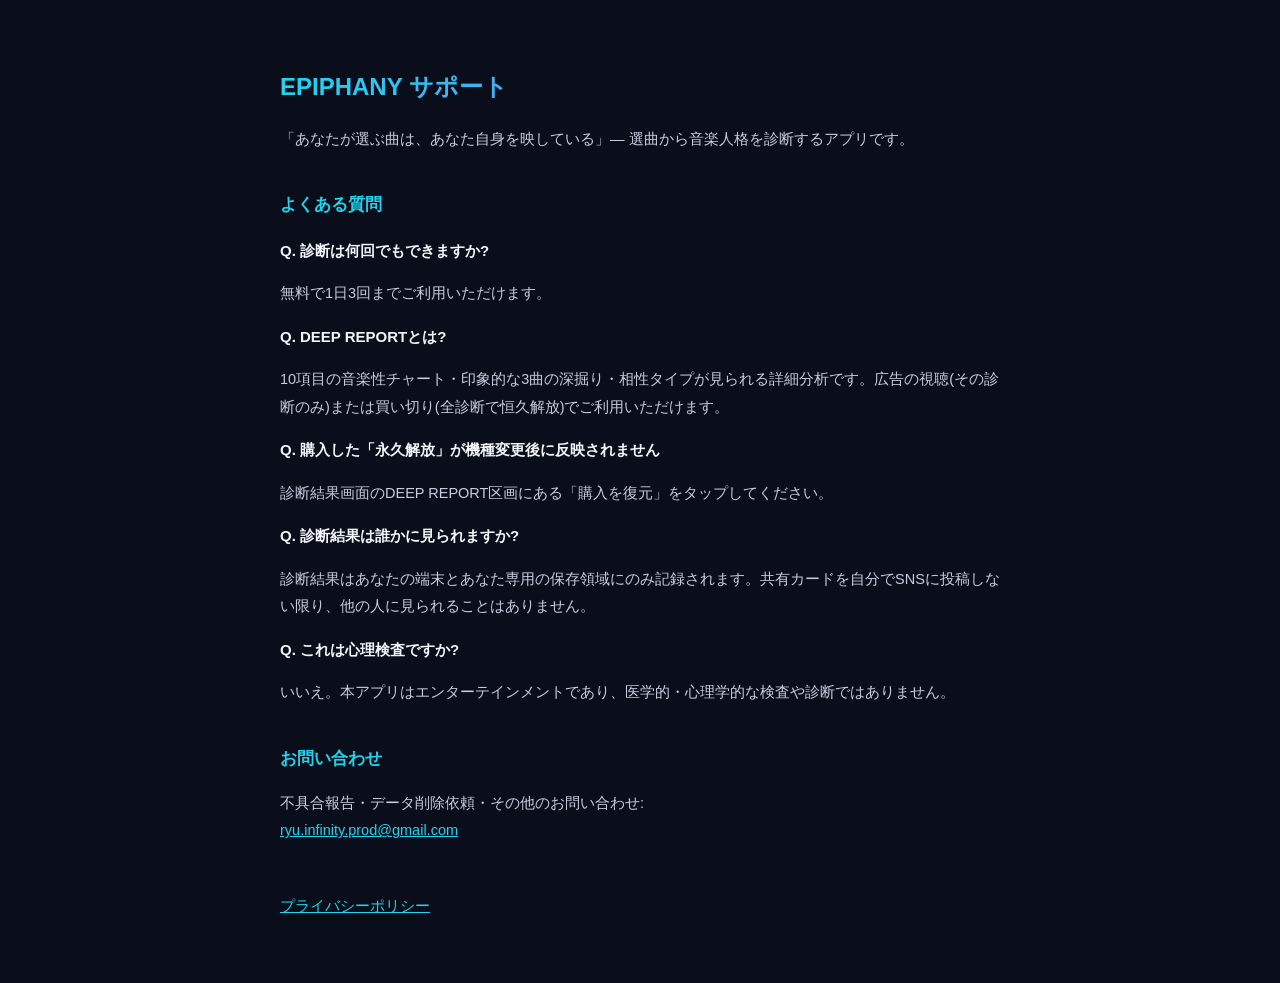
<file: musicdna/support.html>
<!DOCTYPE html>
<html lang="ja">
<head>
<meta charset="UTF-8">
<meta name="viewport" content="width=device-width, initial-scale=1.0">
<title>サポート | EPIPHANY</title>
<style>
  body { font-family: "Hiragino Sans", sans-serif; background: #0A0E1A; color: #F2F4FA;
    line-height: 1.9; max-width: 720px; margin: 0 auto; padding: 48px 24px; }
  h1 { font-size: 24px; background: linear-gradient(90deg, #22D3EE, #8B5CF6);
    -webkit-background-clip: text; background-clip: text; color: transparent; }
  h2 { font-size: 17px; margin-top: 36px; color: #22D3EE; }
  p, li { font-size: 14.5px; color: #C7CDDE; }
  a { color: #22D3EE; }
</style>
</head>
<body>
  <h1>EPIPHANY サポート</h1>
  <p>「あなたが選ぶ曲は、あなた自身を映している」— 選曲から音楽人格を診断するアプリです。</p>

  <h2>よくある質問</h2>
  <h3 style="font-size:15px">Q. 診断は何回でもできますか?</h3>
  <p>無料で1日3回までご利用いただけます。</p>
  <h3 style="font-size:15px">Q. DEEP REPORTとは?</h3>
  <p>10項目の音楽性チャート・印象的な3曲の深掘り・相性タイプが見られる詳細分析です。広告の視聴(その診断のみ)または買い切り(全診断で恒久解放)でご利用いただけます。</p>
  <h3 style="font-size:15px">Q. 購入した「永久解放」が機種変更後に反映されません</h3>
  <p>診断結果画面のDEEP REPORT区画にある「購入を復元」をタップしてください。</p>
  <h3 style="font-size:15px">Q. 診断結果は誰かに見られますか?</h3>
  <p>診断結果はあなたの端末とあなた専用の保存領域にのみ記録されます。共有カードを自分でSNSに投稿しない限り、他の人に見られることはありません。</p>
  <h3 style="font-size:15px">Q. これは心理検査ですか?</h3>
  <p>いいえ。本アプリはエンターテインメントであり、医学的・心理学的な検査や診断ではありません。</p>

  <h2>お問い合わせ</h2>
  <p>不具合報告・データ削除依頼・その他のお問い合わせ:<br>
  <a href="mailto:ryu.infinity.prod@gmail.com">ryu.infinity.prod@gmail.com</a></p>

  <p style="margin-top:48px"><a href="./privacy.html">プライバシーポリシー</a></p>
</body>
</html>
</file>
